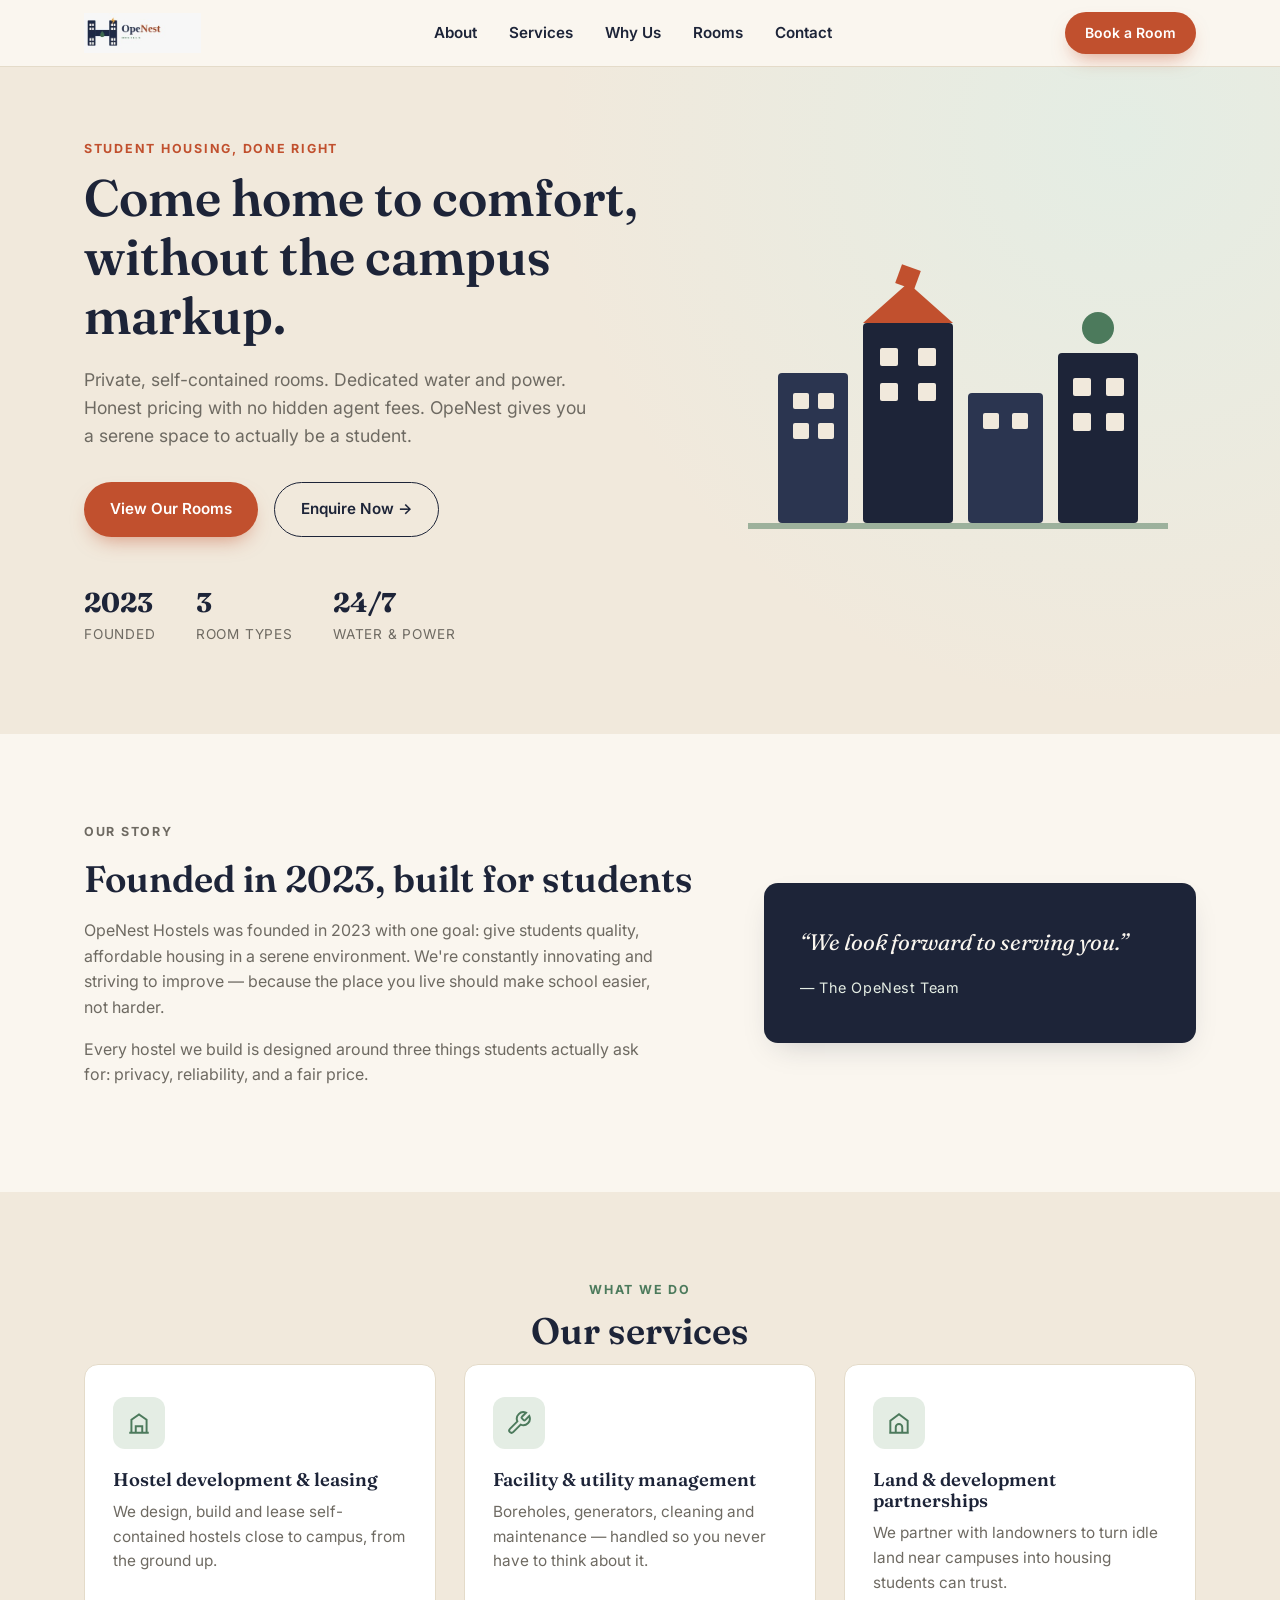
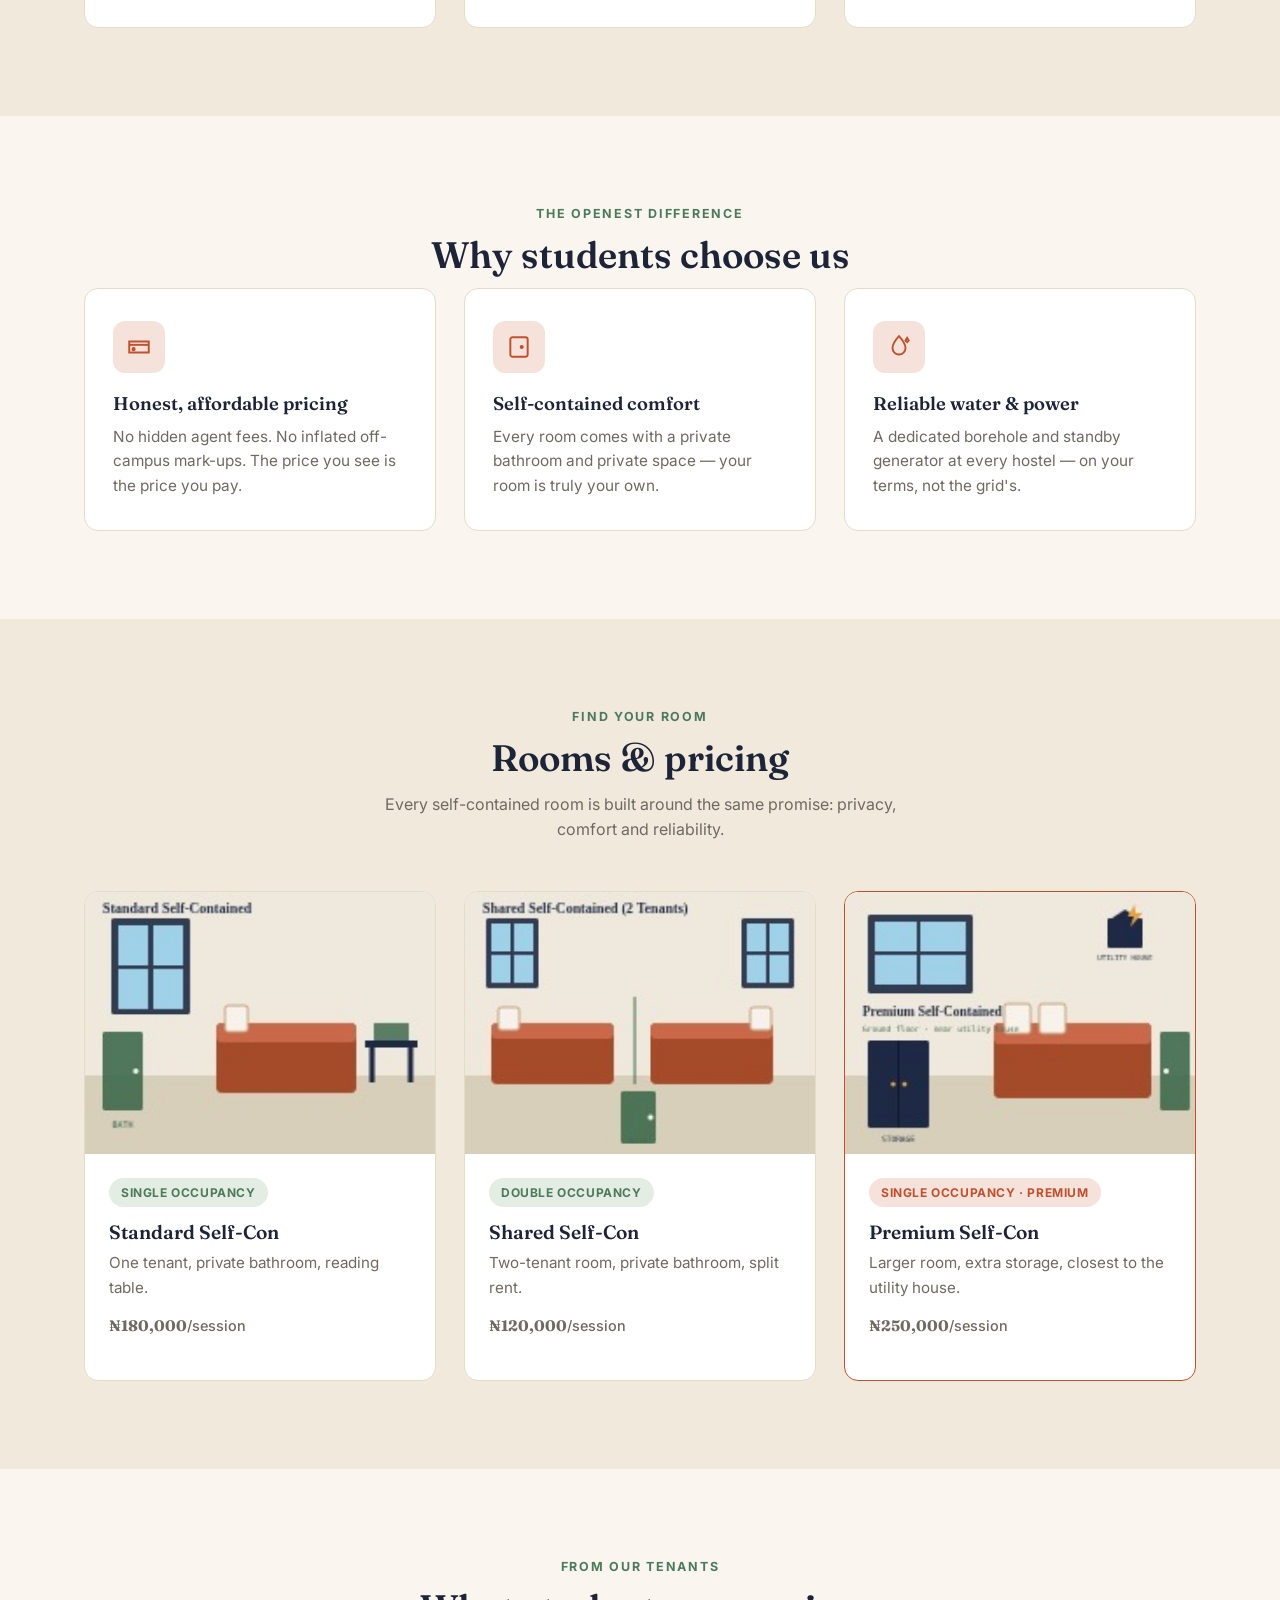
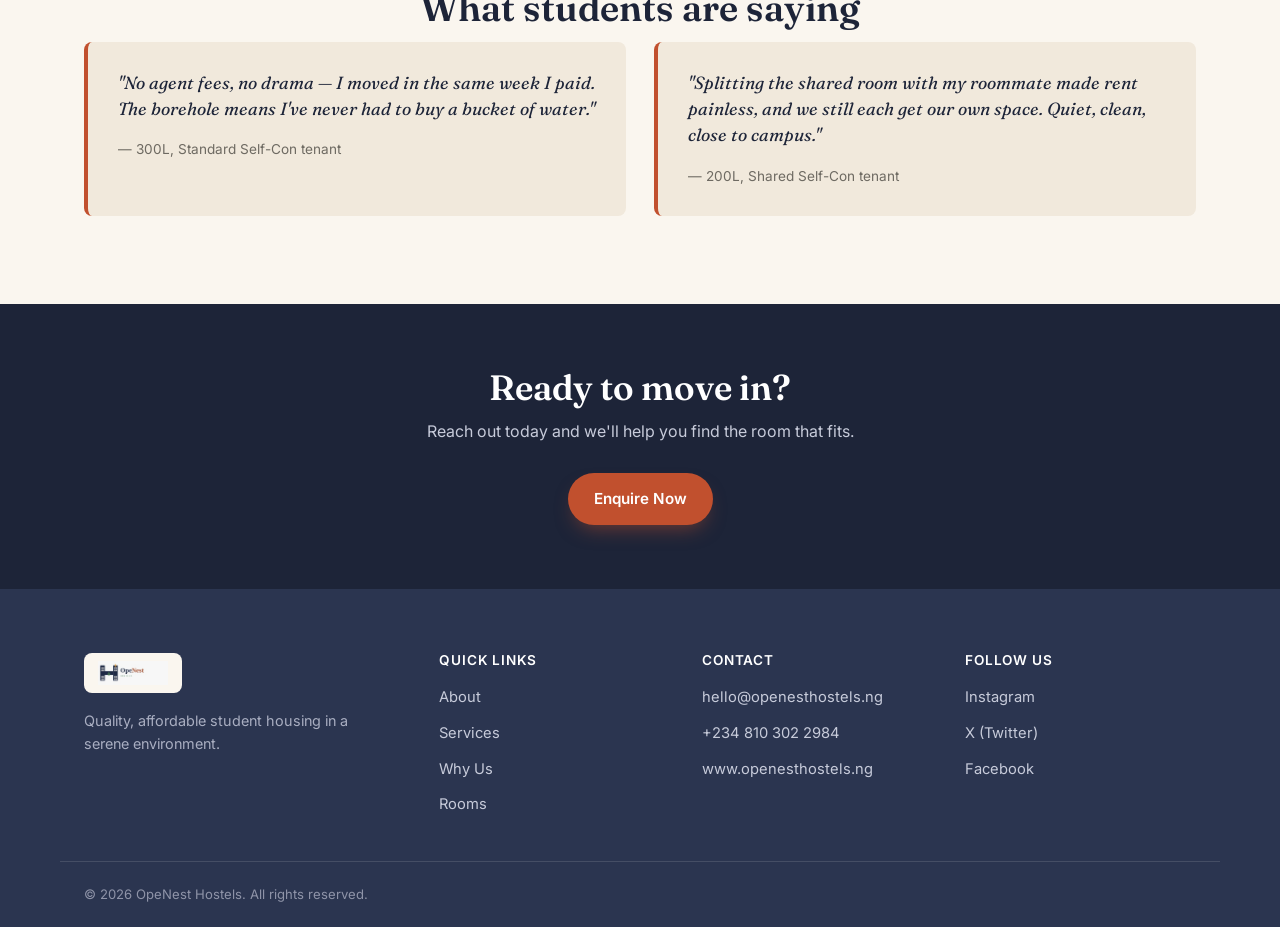
<file: WebDev-L1-LandingPage/index.html>
<!DOCTYPE html>
<html lang="en">
<head>
<meta charset="UTF-8">
<meta name="viewport" content="width=device-width, initial-scale=1.0">
<title>OpeNest Hostels — Self-Contained Student Housing</title>
<meta name="description" content="OpeNest Hostels offers private, self-contained student housing with honest pricing, reliable water and power, and serene surroundings.">

<link rel="preconnect" href="https://fonts.googleapis.com">
<link rel="preconnect" href="https://fonts.gstatic.com" crossorigin>
<link href="https://fonts.googleapis.com/css2?family=Fraunces:ital,opsz,wght@0,9..144,400;0,9..144,600;0,9..144,700;1,9..144,500&family=Inter:wght@400;500;600;700&display=swap" rel="stylesheet">

<link rel="stylesheet" href="style.css">
</head>
<body>

<a class="skip-link" href="#main">Skip to content</a>

<!-- ============ HEADER / NAV ============ -->
<header class="site-header">
  <div class="wrap header-inner">
    <a class="brand" href="#top">
      <img src="Logo.jpg" alt="OpeNest Hostels logo" class="brand-logo">
    </a>

    <nav class="main-nav" aria-label="Primary">
      <ul>
        <li><a href="about.html">About</a></li>
        <li><a href="#services">Services</a></li>
        <li><a href="#why">Why Us</a></li>
        <li><a href="#rooms">Rooms</a></li>
        <li><a href="#contact">Contact</a></li>
      </ul>
    </nav>

    <a class="btn btn-primary btn-small" href="https://www.openesthostels.ng">Book a Room</a>
  </div>
</header>

<main id="main">

  <!-- ============ HERO ============ -->
  <section class="hero" id="top">
    <div class="wrap hero-inner">
      <div class="hero-copy">
        <p class="eyebrow eyebrow-terracotta">Student Housing, Done Right</p>
        <h1>Come home to comfort, without the campus markup.</h1>
        <p class="hero-sub">
          Private, self-contained rooms. Dedicated water and power. Honest pricing
          with no hidden agent fees. OpeNest gives you a serene space to actually
          be a student.
        </p>
        <div class="hero-actions">
          <a class="btn btn-primary" href="#rooms">View Our Rooms</a>
          <a class="btn btn-ghost" href="https://www.openesthostels.ng">Enquire Now →</a>
        </div>

        <dl class="hero-stats">
          <div>
            <dt>2023</dt>
            <dd>Founded</dd>
          </div>
          <div>
            <dt>3</dt>
            <dd>Room types</dd>
          </div>
          <div>
            <dt>24/7</dt>
            <dd>Water &amp; power</dd>
          </div>
        </dl>
      </div>

      <div class="hero-art" aria-hidden="true">
        <svg viewBox="0 0 420 320" class="skyline">
          <rect x="30" y="140" width="70" height="150" rx="4" fill="var(--navy)"></rect>
          <rect x="115" y="90" width="90" height="200" rx="4" fill="var(--navy-dark)"></rect>
          <polygon points="115,90 160,50 205,90" fill="var(--terracotta)"></polygon>
          <rect x="150" y="34" width="20" height="20" fill="var(--terracotta)" transform="rotate(20 160 44)"></rect>
          <rect x="220" y="160" width="75" height="130" rx="4" fill="var(--navy)"></rect>
          <rect x="310" y="120" width="80" height="170" rx="4" fill="var(--navy-dark)"></rect>
          <circle cx="350" cy="95" r="16" fill="var(--sage)"></circle>
          <g fill="var(--cream)">
            <rect x="45" y="160" width="16" height="16" rx="2"></rect>
            <rect x="70" y="160" width="16" height="16" rx="2"></rect>
            <rect x="45" y="190" width="16" height="16" rx="2"></rect>
            <rect x="70" y="190" width="16" height="16" rx="2"></rect>

            <rect x="132" y="115" width="18" height="18" rx="2"></rect>
            <rect x="170" y="115" width="18" height="18" rx="2"></rect>
            <rect x="132" y="150" width="18" height="18" rx="2"></rect>
            <rect x="170" y="150" width="18" height="18" rx="2"></rect>

            <rect x="235" y="180" width="16" height="16" rx="2"></rect>
            <rect x="264" y="180" width="16" height="16" rx="2"></rect>

            <rect x="325" y="145" width="18" height="18" rx="2"></rect>
            <rect x="358" y="145" width="18" height="18" rx="2"></rect>
            <rect x="325" y="180" width="18" height="18" rx="2"></rect>
            <rect x="358" y="180" width="18" height="18" rx="2"></rect>
          </g>
          <rect x="0" y="290" width="420" height="6" fill="var(--sage)" opacity="0.5"></rect>
        </svg>
      </div>
    </div>
  </section>

  <!-- ============ ABOUT ============ -->
  <section class="section" id="about">
    <div class="wrap about-inner">
      <div class="about-copy">
        <p class="eyebrow">Our Story</p>
        <h2>Founded in 2023, built for students</h2>
        <p>
          OpeNest Hostels was founded in 2023 with one goal: give students
          quality, affordable housing in a serene environment. We're
          constantly innovating and striving to improve — because the place
          you live should make school easier, not harder.
        </p>
        <p>
          Every hostel we build is designed around three things students
          actually ask for: privacy, reliability, and a fair price.
        </p>
      </div>
      <div class="about-card">
        <p class="about-card-quote">
          &ldquo;We look forward to serving you.&rdquo;
        </p>
        <p class="about-card-sign">— The OpeNest Team</p>
      </div>
    </div>
  </section>

  <!-- ============ SERVICES ============ -->
  <section class="section section-alt" id="services">
    <div class="wrap">
      <p class="eyebrow eyebrow-center">What We Do</p>
      <h2 class="section-title">Our services</h2>

      <div class="grid grid-3">
        <div class="card feature-card">
          <div class="icon-badge">
            <svg viewBox="0 0 24 24" fill="none" stroke="currentColor" stroke-width="1.8"><path d="M3 21h18M5 21V9l7-5 7 5v12M9 21v-6h6v6"/></svg>
          </div>
          <h3>Hostel development &amp; leasing</h3>
          <p>We design, build and lease self-contained hostels close to campus, from the ground up.</p>
        </div>

        <div class="card feature-card">
          <div class="icon-badge">
            <svg viewBox="0 0 24 24" fill="none" stroke="currentColor" stroke-width="1.8"><path d="M14.7 6.3a1 1 0 000 1.4l1.6 1.6a1 1 0 001.4 0l3.77-3.77a6 6 0 01-7.94 7.94l-6.91 6.91a2.12 2.12 0 01-3-3l6.91-6.91a6 6 0 017.94-7.94l-3.76 3.76z"/></svg>
          </div>
          <h3>Facility &amp; utility management</h3>
          <p>Boreholes, generators, cleaning and maintenance — handled so you never have to think about it.</p>
        </div>

        <div class="card feature-card">
          <div class="icon-badge">
            <svg viewBox="0 0 24 24" fill="none" stroke="currentColor" stroke-width="1.8"><path d="M3 21h18M4 21V10l8-6 8 6v11M9 21v-5a3 3 0 016 0v5"/></svg>
          </div>
          <h3>Land &amp; development partnerships</h3>
          <p>We partner with landowners to turn idle land near campuses into housing students can trust.</p>
        </div>
      </div>
    </div>
  </section>

  <!-- ============ WHY CHOOSE US ============ -->
  <section class="section" id="why">
    <div class="wrap">
      <p class="eyebrow eyebrow-center">The OpeNest Difference</p>
      <h2 class="section-title">Why students choose us</h2>

      <div class="grid grid-3">
        <div class="card why-card">
          <div class="icon-badge icon-badge-terracotta">
            <svg viewBox="0 0 24 24" fill="none" stroke="currentColor" stroke-width="1.8"><path d="M3 7h18v10H3z"/><path d="M3 10h18"/><circle cx="7" cy="14" r="1"/></svg>
          </div>
          <h3>Honest, affordable pricing</h3>
          <p>No hidden agent fees. No inflated off-campus mark-ups. The price you see is the price you pay.</p>
        </div>

        <div class="card why-card">
          <div class="icon-badge icon-badge-terracotta">
            <svg viewBox="0 0 24 24" fill="none" stroke="currentColor" stroke-width="1.8"><rect x="4" y="3" width="16" height="18" rx="2"/><circle cx="14.5" cy="12" r="1"/></svg>
          </div>
          <h3>Self-contained comfort</h3>
          <p>Every room comes with a private bathroom and private space — your room is truly your own.</p>
        </div>

        <div class="card why-card">
          <div class="icon-badge icon-badge-terracotta">
            <svg viewBox="0 0 24 24" fill="none" stroke="currentColor" stroke-width="1.8"><path d="M12 2s6 6.5 6 11a6 6 0 01-12 0c0-4.5 6-11 6-11z"/><path d="M18 6l1.5-2.5L21 6l-1.5 1.5z"/></svg>
          </div>
          <h3>Reliable water &amp; power</h3>
          <p>A dedicated borehole and standby generator at every hostel — on your terms, not the grid's.</p>
        </div>
      </div>
    </div>
  </section>

  <!-- ============ ROOMS / PRICING ============ -->
  <section class="section section-alt" id="rooms">
    <div class="wrap">
      <p class="eyebrow eyebrow-center">Find Your Room</p>
      <h2 class="section-title">Rooms &amp; pricing</h2>
      <p class="section-sub">Every self-contained room is built around the same promise: privacy, comfort and reliability.</p>

      <div class="grid grid-3 room-grid">
        <article class="room-card">
          <div class="room-img"><img src="standard self-con.jpg" alt="Standard self-contained room: single bed, sofa, reading table and private bathroom"></div>
          <div class="room-body">
            <span class="room-tag">Single occupancy</span>
            <h3>Standard Self-Con</h3>
            <p>One tenant, private bathroom, reading table.</p>
            <p class="room-price">₦180,000<span>/session</span></p>
          </div>
        </article>

        <article class="room-card">
          <div class="room-img"><img src="shared self-con.jpg" alt="Shared self-contained room: two beds, shared private bathroom"></div>
          <div class="room-body">
            <span class="room-tag">Double occupancy</span>
            <h3>Shared Self-Con</h3>
            <p>Two-tenant room, private bathroom, split rent.</p>
            <p class="room-price">₦120,000<span>/session</span></p>
          </div>
        </article>

        <article class="room-card room-card-featured">
          <div class="room-img"><img src="premium self-con.jpg" alt="Premium self-contained room: larger space with extra storage, near the utility house"></div>
          <div class="room-body">
            <span class="room-tag room-tag-terracotta">Single occupancy · Premium</span>
            <h3>Premium Self-Con</h3>
            <p>Larger room, extra storage, closest to the utility house.</p>
            <p class="room-price">₦250,000<span>/session</span></p>
          </div>
        </article>
      </div>
    </div>
  </section>

  <!-- ============ TESTIMONIALS ============ -->
  <section class="section" id="testimonials">
    <div class="wrap">
      <p class="eyebrow eyebrow-center">From Our Tenants</p>
      <h2 class="section-title">What students are saying</h2>

      <div class="grid grid-2">
        <blockquote class="testimonial">
          <p>"No agent fees, no drama — I moved in the same week I paid. The borehole means I've never had to buy a bucket of water."</p>
          <cite>— 300L, Standard Self-Con tenant</cite>
        </blockquote>
        <blockquote class="testimonial">
          <p>"Splitting the shared room with my roommate made rent painless, and we still each get our own space. Quiet, clean, close to campus."</p>
          <cite>— 200L, Shared Self-Con tenant</cite>
        </blockquote>
      </div>
    </div>
  </section>

  <!-- ============ CTA BANNER ============ -->
  <section class="cta-banner">
    <div class="wrap cta-inner">
      <h2>Ready to move in?</h2>
      <p>Reach out today and we'll help you find the room that fits.</p>
      <a class="btn btn-primary" href="https://www.openesthostels.ng">Enquire Now</a>
    </div>
  </section>

</main>

<!-- ============ FOOTER ============ -->
<footer class="site-footer" id="contact">
  <div class="wrap footer-inner">
    <div class="footer-brand">
      <img src="Logo.jpg" alt="OpeNest Hostels logo" class="footer-logo">
      <p>Quality, affordable student housing in a serene environment.</p>
    </div>

    <div class="footer-col">
      <h4>Quick Links</h4>
      <ul>
        <li><a href="about.html">About</a></li>
        <li><a href="#services">Services</a></li>
        <li><a href="#why">Why Us</a></li>
        <li><a href="#rooms">Rooms</a></li>
      </ul>
    </div>

    <div class="footer-col">
      <h4>Contact</h4>
      <ul>
        <li><a href="mailto:hello@openesthostels.ng">hello@openesthostels.ng</a></li>
        <li><a href="tel:+2348103022984">+234 810 302 2984</a></li>
        <li><a href="https://www.openesthostels.ng">www.openesthostels.ng</a></li>
      </ul>
    </div>

    <div class="footer-col">
      <h4>Follow Us</h4>
      <ul class="social-list">
        <li><a href="#">Instagram</a></li>
        <li><a href="#">X (Twitter)</a></li>
        <li><a href="#">Facebook</a></li>
      </ul>
    </div>
  </div>

  <div class="wrap footer-bottom">
    <p>© 2026 OpeNest Hostels. All rights reserved.</p>
  </div>
</footer>

</body>
</html>
</file>
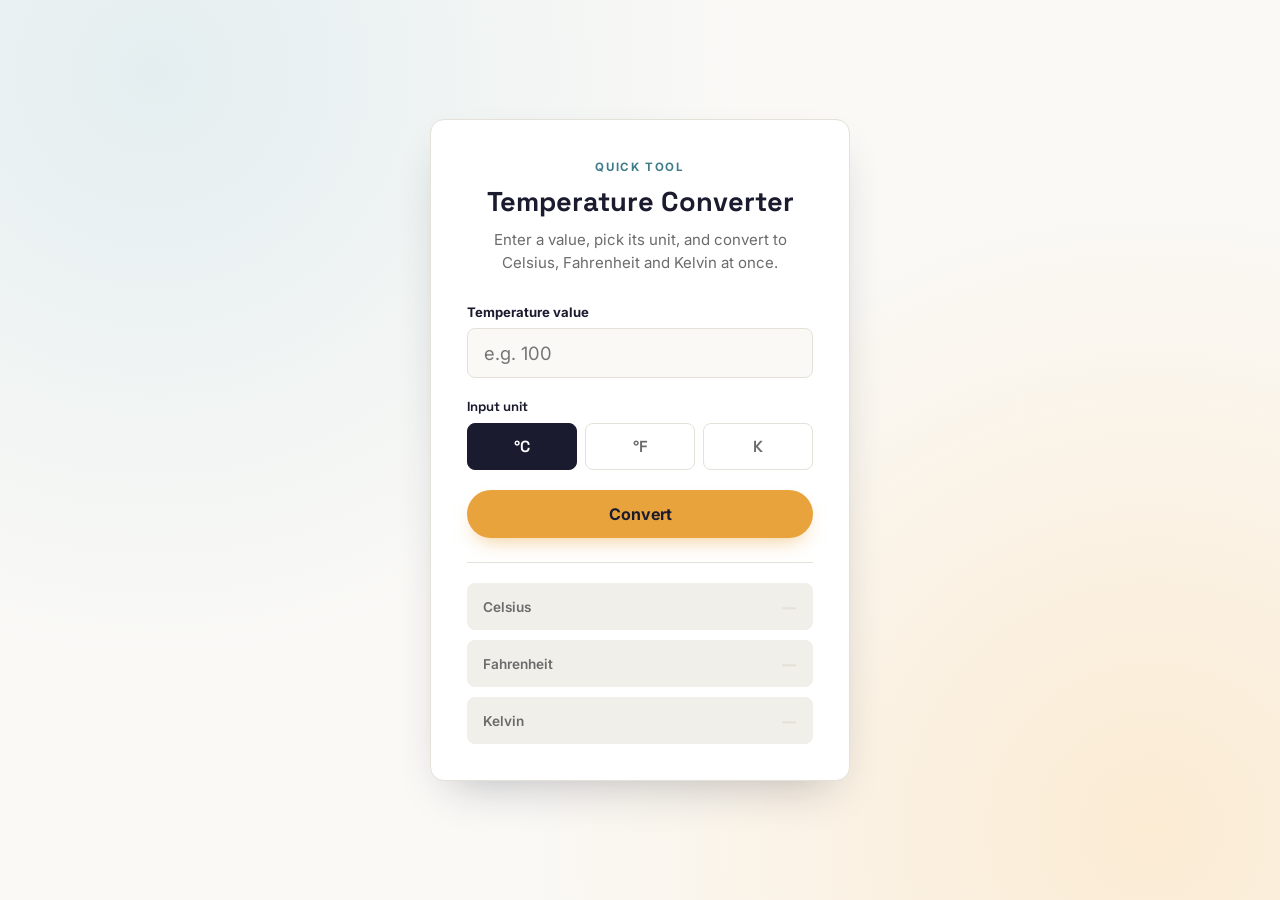
<file: WebDev-L1-TemperatureConverterWebsite/index.html>
<!DOCTYPE html>
<html lang="en">
<head>
<meta charset="UTF-8">
<meta name="viewport" content="width=device-width, initial-scale=1.0">
<title>Temperature Converter</title>

<link rel="preconnect" href="https://fonts.googleapis.com">
<link rel="preconnect" href="https://fonts.gstatic.com" crossorigin>
<link href="https://fonts.googleapis.com/css2?family=Space+Grotesk:wght@500;600;700&family=Inter:wght@400;500;600;700&display=swap" rel="stylesheet">

<link rel="stylesheet" href="style.css">
</head>
<body>

<main class="page">
  <div class="card">
    <p class="eyebrow">Quick Tool</p>
    <h1>Temperature Converter</h1>
    <p class="subtitle">Enter a value, pick its unit, and convert to Celsius, Fahrenheit and Kelvin at once.</p>

    <form id="converter-form" novalidate>
      <div class="field">
        <label for="temp-input">Temperature value</label>
        <input
          type="text"
          inputmode="decimal"
          id="temp-input"
          name="temperature"
          placeholder="e.g. 100"
          autocomplete="off">
      </div>

      <fieldset class="field unit-field">
        <legend>Input unit</legend>
        <div class="unit-toggle">
          <input type="radio" id="unit-c" name="unit" value="C" checked>
          <label for="unit-c">°C</label>

          <input type="radio" id="unit-f" name="unit" value="F">
          <label for="unit-f">°F</label>

          <input type="radio" id="unit-k" name="unit" value="K">
          <label for="unit-k">K</label>
        </div>
      </fieldset>

      <button type="submit" class="btn btn-primary">Convert</button>
    </form>

    <p id="error-message" class="error-message" role="alert" hidden></p>

    <div id="results" class="results">
      <div class="result-row">
        <span class="result-label">Celsius</span>
        <span class="result-value" id="result-c">—</span>
      </div>
      <div class="result-row">
        <span class="result-label">Fahrenheit</span>
        <span class="result-value" id="result-f">—</span>
      </div>
      <div class="result-row">
        <span class="result-label">Kelvin</span>
        <span class="result-value" id="result-k">—</span>
      </div>
    </div>
  </div>
</main>

<script src="script.js"></script>
</body>
</html>
</file>
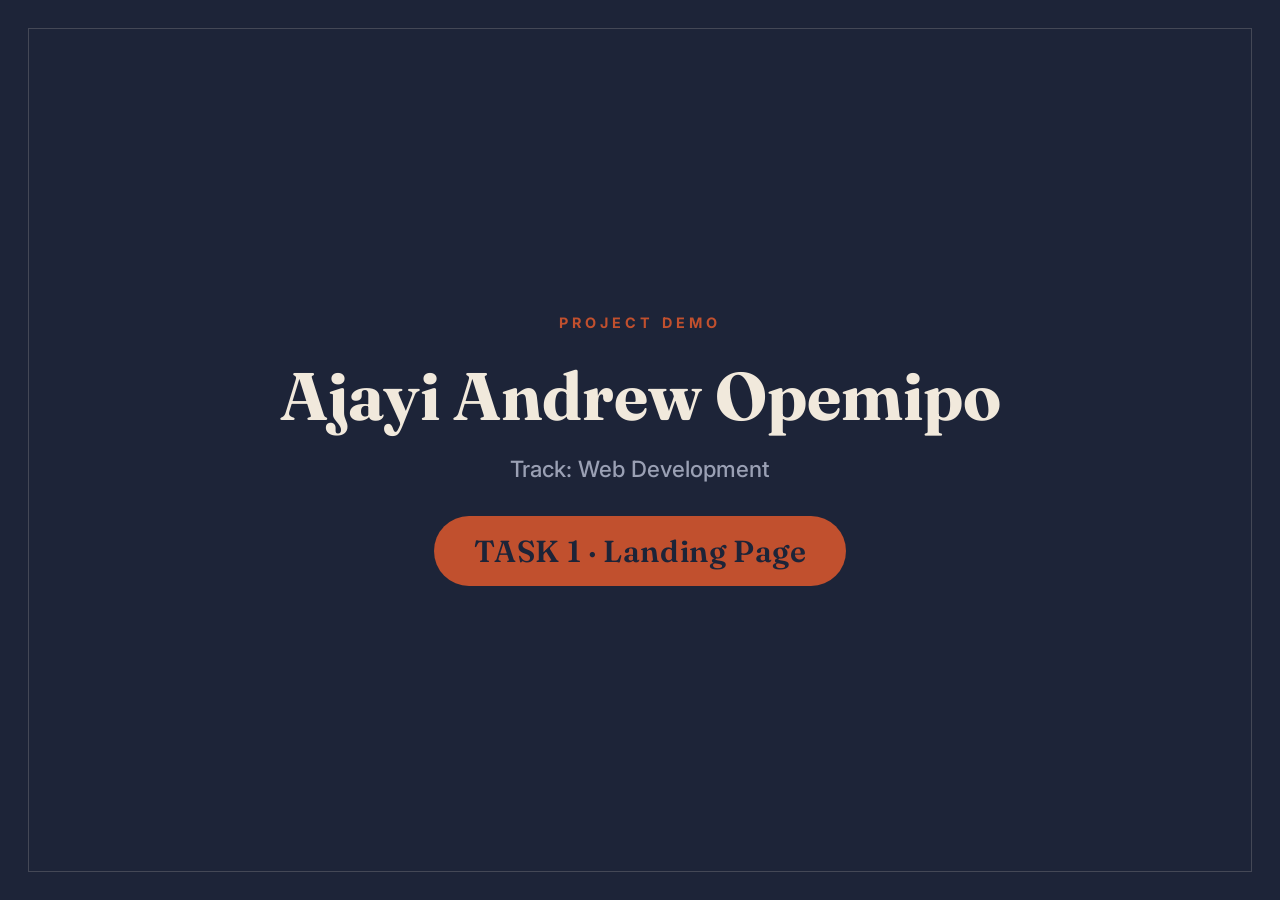
<file: TrackCard/task1.html>
<!DOCTYPE html>
<html lang="en">
<head>
<meta charset="UTF-8">
<meta name="viewport" content="width=device-width, initial-scale=1.0">
<title>Title Card — Task 1</title>
<link rel="preconnect" href="https://fonts.googleapis.com">
<link rel="preconnect" href="https://fonts.gstatic.com" crossorigin>
<link href="https://fonts.googleapis.com/css2?family=Fraunces:ital,opsz,wght@0,9..144,600;0,9..144,700&family=Inter:wght@500;600;700&display=swap" rel="stylesheet">
<style>
  :root {
    --navy-dark: #1D2438;
    --terracotta: #C1502E;
    --cream: #F1E9DC;
    --gray: #9AA0B4;
  }
  * { margin: 0; padding: 0; box-sizing: border-box; }
  html, body {
    height: 100%;
    background: var(--navy-dark);
    font-family: "Inter", sans-serif;
    overflow: hidden;
  }
  .card {
    height: 100vh;
    width: 100vw;
    display: flex;
    flex-direction: column;
    align-items: center;
    justify-content: center;
    text-align: center;
    padding: 40px;
    position: relative;
  }
  .eyebrow {
    font-weight: 700;
    font-size: 0.9rem;
    letter-spacing: 0.28em;
    text-transform: uppercase;
    color: var(--terracotta);
    margin-bottom: 28px;
  }
  .name {
    font-family: "Fraunces", serif;
    font-weight: 700;
    font-size: clamp(2.4rem, 6vw, 4.2rem);
    color: var(--cream);
    margin-bottom: 22px;
    line-height: 1.1;
  }
  .meta {
    font-size: clamp(1.1rem, 2.4vw, 1.4rem);
    color: var(--gray);
    font-weight: 500;
    margin-bottom: 34px;
  }
  .task-badge {
    display: inline-block;
    font-family: "Fraunces", serif;
    font-weight: 600;
    font-size: clamp(1.3rem, 3vw, 1.9rem);
    color: var(--navy-dark);
    background: var(--terracotta);
    padding: 16px 40px;
    border-radius: 999px;
    letter-spacing: 0.02em;
  }
  .frame {
    position: absolute;
    inset: 28px;
    border: 1px solid rgba(241, 233, 220, 0.18);
    pointer-events: none;
  }
</style>
</head>
<body>
<div class="card">
  <div class="frame"></div>
  <p class="eyebrow">Project Demo</p>
  <h1 class="name">Ajayi Andrew Opemipo</h1>
  <p class="meta">Track: Web Development</p>
  <div class="task-badge">TASK 1 · Landing Page</div>
</div>
</body>
</html>
</file>
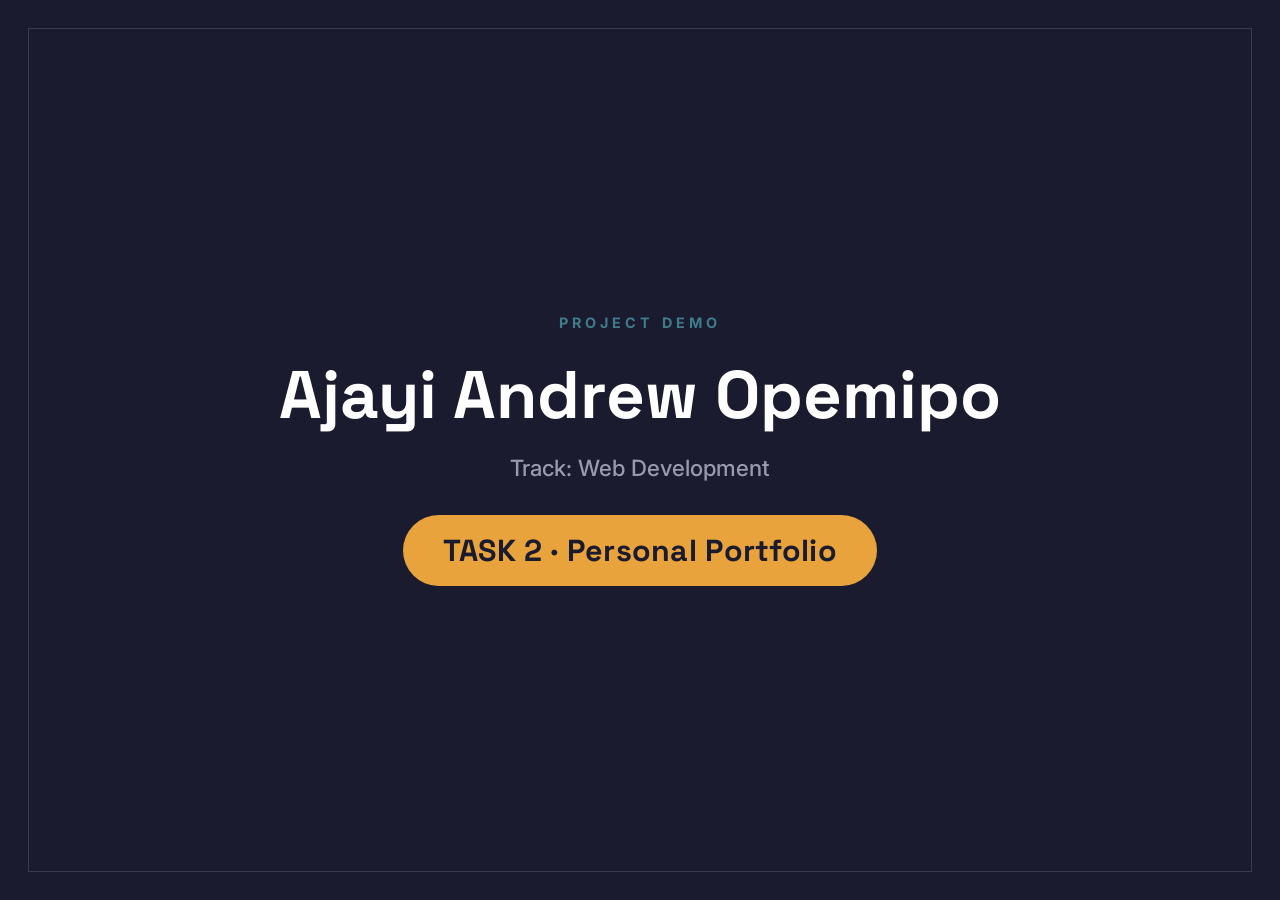
<file: TrackCard/task2.html>
<!DOCTYPE html>
<html lang="en">
<head>
<meta charset="UTF-8">
<meta name="viewport" content="width=device-width, initial-scale=1.0">
<title>Title Card — Task 2</title>
<link rel="preconnect" href="https://fonts.googleapis.com">
<link rel="preconnect" href="https://fonts.gstatic.com" crossorigin>
<link href="https://fonts.googleapis.com/css2?family=Space+Grotesk:wght@600;700&family=Inter:wght@500;600;700&display=swap" rel="stylesheet">
<style>
  :root {
    --ink: #1B1B2F;
    --amber: #E8A33D;
    --teal: #3E7C8A;
    --gray: #9A9AAE;
  }
  * { margin: 0; padding: 0; box-sizing: border-box; }
  html, body {
    height: 100%;
    background: var(--ink);
    font-family: "Inter", sans-serif;
    overflow: hidden;
  }
  .card {
    height: 100vh;
    width: 100vw;
    display: flex;
    flex-direction: column;
    align-items: center;
    justify-content: center;
    text-align: center;
    padding: 40px;
    position: relative;
  }
  .eyebrow {
    font-weight: 700;
    font-size: 0.9rem;
    letter-spacing: 0.28em;
    text-transform: uppercase;
    color: var(--teal);
    margin-bottom: 28px;
  }
  .name {
    font-family: "Space Grotesk", sans-serif;
    font-weight: 700;
    font-size: clamp(2.4rem, 6vw, 4.2rem);
    color: #fff;
    margin-bottom: 22px;
    line-height: 1.1;
  }
  .meta {
    font-size: clamp(1.1rem, 2.4vw, 1.4rem);
    color: var(--gray);
    font-weight: 500;
    margin-bottom: 34px;
  }
  .task-badge {
    display: inline-block;
    font-family: "Space Grotesk", sans-serif;
    font-weight: 700;
    font-size: clamp(1.3rem, 3vw, 1.9rem);
    color: var(--ink);
    background: var(--amber);
    padding: 16px 40px;
    border-radius: 999px;
    letter-spacing: 0.01em;
  }
  .frame {
    position: absolute;
    inset: 28px;
    border: 1px solid rgba(255, 255, 255, 0.14);
    pointer-events: none;
  }
</style>
</head>
<body>
<div class="card">
  <div class="frame"></div>
  <p class="eyebrow">Project Demo</p>
  <h1 class="name">Ajayi Andrew Opemipo</h1>
  <p class="meta">Track: Web Development</p>
  <div class="task-badge">TASK 2 · Personal Portfolio</div>
</div>
</body>
</html>
</file>
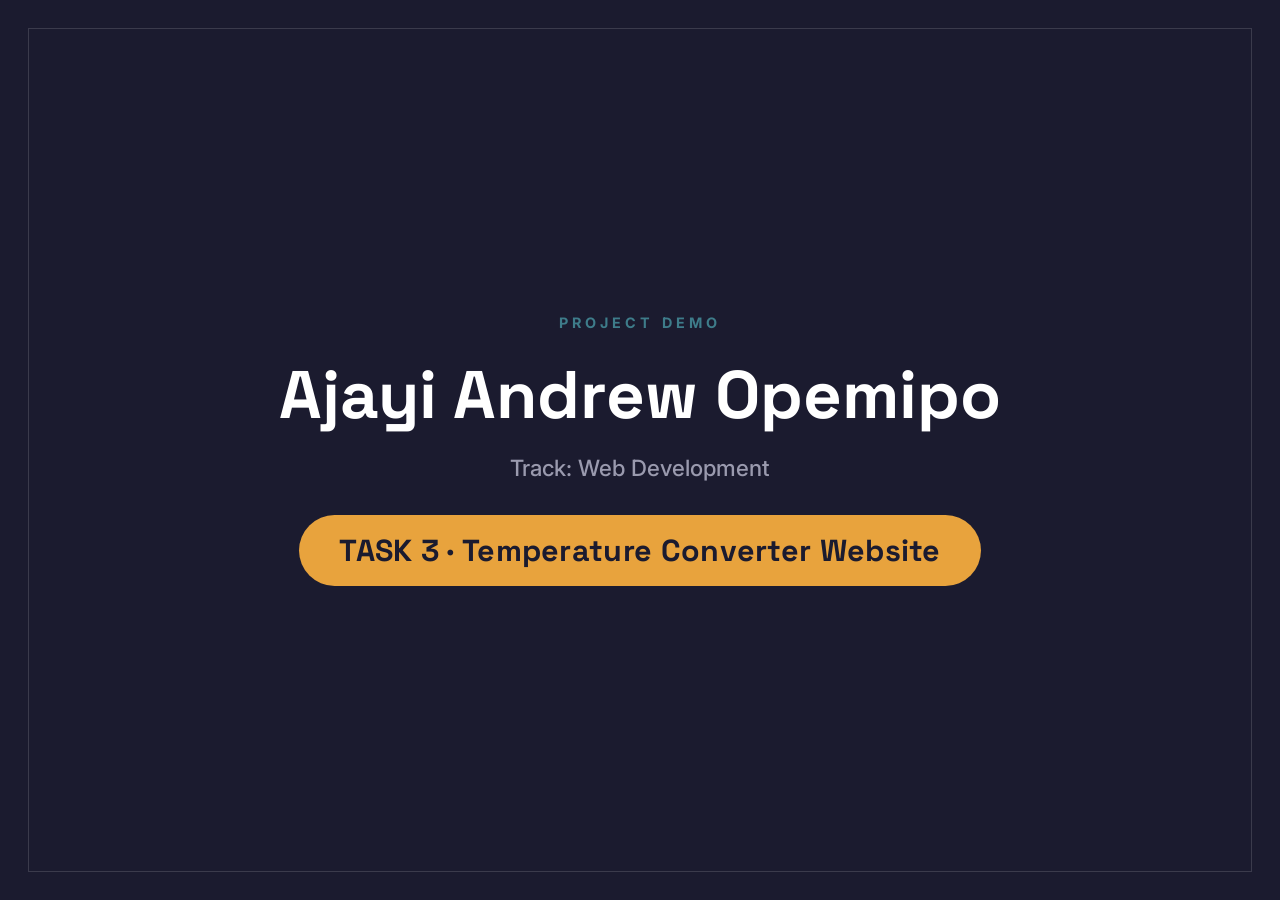
<file: TrackCard/task3.html>
<!DOCTYPE html>
<html lang="en">
<head>
<meta charset="UTF-8">
<meta name="viewport" content="width=device-width, initial-scale=1.0">
<title>Title Card — Task 3</title>
<link rel="preconnect" href="https://fonts.googleapis.com">
<link rel="preconnect" href="https://fonts.gstatic.com" crossorigin>
<link href="https://fonts.googleapis.com/css2?family=Space+Grotesk:wght@600;700&family=Inter:wght@500;600;700&display=swap" rel="stylesheet">
<style>
  :root {
    --ink: #1B1B2F;
    --amber: #E8A33D;
    --teal: #3E7C8A;
    --gray: #9A9AAE;
  }
  * { margin: 0; padding: 0; box-sizing: border-box; }
  html, body {
    height: 100%;
    background: var(--ink);
    font-family: "Inter", sans-serif;
    overflow: hidden;
  }
  .card {
    height: 100vh;
    width: 100vw;
    display: flex;
    flex-direction: column;
    align-items: center;
    justify-content: center;
    text-align: center;
    padding: 40px;
    position: relative;
  }
  .eyebrow {
    font-weight: 700;
    font-size: 0.9rem;
    letter-spacing: 0.28em;
    text-transform: uppercase;
    color: var(--teal);
    margin-bottom: 28px;
  }
  .name {
    font-family: "Space Grotesk", sans-serif;
    font-weight: 700;
    font-size: clamp(2.4rem, 6vw, 4.2rem);
    color: #fff;
    margin-bottom: 22px;
    line-height: 1.1;
  }
  .meta {
    font-size: clamp(1.1rem, 2.4vw, 1.4rem);
    color: var(--gray);
    font-weight: 500;
    margin-bottom: 34px;
  }
  .task-badge {
    display: inline-block;
    font-family: "Space Grotesk", sans-serif;
    font-weight: 700;
    font-size: clamp(1.3rem, 3vw, 1.9rem);
    color: var(--ink);
    background: var(--amber);
    padding: 16px 40px;
    border-radius: 999px;
    letter-spacing: 0.01em;
  }
  .frame {
    position: absolute;
    inset: 28px;
    border: 1px solid rgba(255, 255, 255, 0.14);
    pointer-events: none;
  }
</style>
</head>
<body>
<div class="card">
  <div class="frame"></div>
  <p class="eyebrow">Project Demo</p>
  <h1 class="name">Ajayi Andrew Opemipo</h1>
  <p class="meta">Track: Web Development</p>
  <div class="task-badge">TASK 3 · Temperature Converter Website</div>
</div>
</body>
</html>
</file>
<file: WebDev-L1-LandingPage/style.css>
/* ============================================================
   OpeNest Hostels — Stylesheet
   Palette pulled from brand logo + room illustrations
   ============================================================ */

:root {
  /* Colour palette */
  --navy: #2B3550;
  --navy-dark: #1D2438;
  --terracotta: #C1502E;
  --terracotta-dark: #A0421F;
  --sage: #4C7A5C;
  --sage-light: #E4EDE4;
  --cream: #F1E9DC;
  --cream-light: #FAF6EF;
  --charcoal: #2A2825;
  --gray: #6E6A62;
  --border: #E4DBC9;

  /* Typography */
  --font-display: "Fraunces", Georgia, serif;
  --font-body: "Inter", -apple-system, BlinkMacSystemFont, "Segoe UI", sans-serif;

  /* Layout */
  --max-width: 1160px;
  --radius: 14px;
  --radius-sm: 8px;
  --shadow: 0 12px 30px -14px rgba(29, 36, 56, 0.25);
}

/* ---------- Reset ---------- */
*, *::before, *::after {
  box-sizing: border-box;
  margin: 0;
  padding: 0;
}

html {
  scroll-behavior: smooth;
}

body {
  font-family: var(--font-body);
  color: var(--charcoal);
  background: var(--cream-light);
  line-height: 1.6;
  font-size: 16px;
  -webkit-font-smoothing: antialiased;
}

img {
  max-width: 100%;
  display: block;
}

a {
  color: inherit;
  text-decoration: none;
}

ul {
  list-style: none;
}

h1, h2, h3, h4 {
  font-family: var(--font-display);
  color: var(--navy-dark);
  line-height: 1.15;
  font-weight: 600;
}

.skip-link {
  position: absolute;
  left: -999px;
  top: 0;
  background: var(--navy);
  color: #fff;
  padding: 10px 16px;
  z-index: 1000;
}
.skip-link:focus {
  left: 12px;
  top: 12px;
}

.wrap {
  max-width: var(--max-width);
  margin: 0 auto;
  padding: 0 24px;
}

/* ---------- Buttons ---------- */
.btn {
  display: inline-flex;
  align-items: center;
  gap: 6px;
  font-family: var(--font-body);
  font-weight: 600;
  font-size: 0.95rem;
  padding: 14px 26px;
  border-radius: 999px;
  transition: transform 0.15s ease, box-shadow 0.15s ease, background 0.15s ease;
  white-space: nowrap;
}
.btn-primary {
  background: var(--terracotta);
  color: #fff;
  box-shadow: 0 10px 20px -8px rgba(193, 80, 46, 0.55);
}
.btn-primary:hover,
.btn-primary:focus-visible {
  background: var(--terracotta-dark);
  transform: translateY(-2px);
}
.btn-ghost {
  background: transparent;
  color: var(--navy-dark);
  border: 1.5px solid var(--navy-dark);
}
.btn-ghost:hover,
.btn-ghost:focus-visible {
  background: var(--navy-dark);
  color: #fff;
}
.btn-small {
  padding: 10px 20px;
  font-size: 0.875rem;
}
.btn:focus-visible {
  outline: 3px solid var(--sage);
  outline-offset: 2px;
}

/* ---------- Header / Nav ---------- */
.site-header {
  position: sticky;
  top: 0;
  z-index: 100;
  background: rgba(250, 246, 239, 0.92);
  backdrop-filter: saturate(160%) blur(8px);
  border-bottom: 1px solid var(--border);
}

.header-inner {
  display: flex;
  align-items: center;
  justify-content: space-between;
  gap: 20px;
  padding-top: 12px;
  padding-bottom: 12px;
}

.brand-logo {
  height: 40px;
  width: auto;
}

.main-nav ul {
  display: flex;
  flex-wrap: wrap;
  gap: 28px;
}

.main-nav a {
  font-weight: 600;
  font-size: 0.95rem;
  color: var(--navy-dark);
  position: relative;
  padding: 4px 2px;
}

.main-nav a::after {
  content: "";
  position: absolute;
  left: 0;
  right: 100%;
  bottom: -2px;
  height: 2px;
  background: var(--terracotta);
  transition: right 0.2s ease;
}

.main-nav a:hover::after,
.main-nav a:focus-visible::after {
  right: 0;
}

/* ---------- Eyebrow labels ---------- */
.eyebrow {
  font-family: var(--font-body);
  font-weight: 700;
  font-size: 0.78rem;
  letter-spacing: 0.14em;
  text-transform: uppercase;
  color: var(--sage);
  margin-bottom: 10px;
}
.eyebrow-terracotta {
  color: var(--terracotta);
}
.eyebrow-center {
  text-align: center;
}

/* ---------- Hero ---------- */
.hero {
  padding: 72px 0 88px;
  background:
    radial-gradient(circle at 88% 10%, var(--sage-light) 0%, transparent 45%),
    var(--cream);
  overflow: hidden;
}

.hero-inner {
  display: grid;
  grid-template-columns: 1.1fr 0.9fr;
  gap: 56px;
  align-items: center;
}

.hero h1 {
  font-size: clamp(2.2rem, 4vw, 3.4rem);
  margin-bottom: 20px;
}

.hero-sub {
  font-size: 1.1rem;
  color: var(--gray);
  max-width: 46ch;
  margin-bottom: 32px;
}

.hero-actions {
  display: flex;
  flex-wrap: wrap;
  gap: 16px;
  margin-bottom: 44px;
}

.hero-stats {
  display: flex;
  gap: 40px;
  flex-wrap: wrap;
}

.hero-stats dt {
  font-family: var(--font-display);
  font-size: 1.7rem;
  font-weight: 700;
  color: var(--navy-dark);
}

.hero-stats dd {
  font-size: 0.85rem;
  color: var(--gray);
  text-transform: uppercase;
  letter-spacing: 0.06em;
}

.hero-art {
  display: flex;
  justify-content: center;
}

.skyline {
  width: 100%;
  max-width: 420px;
  height: auto;
}

/* ---------- Section base ---------- */
.section {
  padding: 88px 0;
}

.section-alt {
  background: var(--cream);
}

.section-title {
  font-size: clamp(1.7rem, 3vw, 2.3rem);
  text-align: center;
  margin-bottom: 12px;
}

.section-sub {
  text-align: center;
  color: var(--gray);
  max-width: 56ch;
  margin: 0 auto 48px;
}

/* ---------- About ---------- */
.about-inner {
  display: grid;
  grid-template-columns: 1.3fr 0.9fr;
  gap: 56px;
  align-items: center;
}

.about-copy h2 {
  font-size: clamp(1.7rem, 3vw, 2.3rem);
  margin-bottom: 18px;
}

.about-copy p {
  color: var(--gray);
  margin-bottom: 16px;
  max-width: 58ch;
}

.about-card {
  background: var(--navy-dark);
  color: var(--cream-light);
  border-radius: var(--radius);
  padding: 44px 36px;
  box-shadow: var(--shadow);
}

.about-card-quote {
  font-family: var(--font-display);
  font-style: italic;
  font-size: 1.4rem;
  line-height: 1.4;
  margin-bottom: 18px;
}

.about-card-sign {
  color: var(--sage-light);
  font-size: 0.9rem;
  letter-spacing: 0.04em;
}

/* ---------- Grids & Cards ---------- */
.grid {
  display: grid;
  gap: 28px;
}

.grid-3 {
  grid-template-columns: repeat(3, 1fr);
}

.grid-2 {
  grid-template-columns: repeat(2, 1fr);
}

.card {
  background: #fff;
  border: 1px solid var(--border);
  border-radius: var(--radius);
  padding: 32px 28px;
  transition: transform 0.2s ease, box-shadow 0.2s ease;
}

.card:hover {
  transform: translateY(-4px);
  box-shadow: var(--shadow);
}

.icon-badge {
  width: 52px;
  height: 52px;
  border-radius: 12px;
  background: var(--sage-light);
  color: var(--sage);
  display: flex;
  align-items: center;
  justify-content: center;
  margin-bottom: 20px;
}

.icon-badge svg {
  width: 26px;
  height: 26px;
}

.icon-badge-terracotta {
  background: #F5E3DB;
  color: var(--terracotta);
}

.card h3 {
  font-size: 1.15rem;
  margin-bottom: 10px;
}

.card p {
  color: var(--gray);
  font-size: 0.96rem;
}

/* ---------- Rooms ---------- */
.room-card {
  background: #fff;
  border: 1px solid var(--border);
  border-radius: var(--radius);
  overflow: hidden;
  display: flex;
  flex-direction: column;
  transition: transform 0.2s ease, box-shadow 0.2s ease;
}

.room-card:hover {
  transform: translateY(-4px);
  box-shadow: var(--shadow);
}

.room-card-featured {
  border-color: var(--terracotta);
}

.room-img {
  background: var(--cream);
  aspect-ratio: 4 / 3;
  overflow: hidden;
}

.room-img img {
  width: 100%;
  height: 100%;
  object-fit: cover;
}

.room-body {
  padding: 24px 24px 28px;
}

.room-tag {
  display: inline-block;
  font-size: 0.75rem;
  font-weight: 700;
  letter-spacing: 0.05em;
  text-transform: uppercase;
  color: var(--sage);
  background: var(--sage-light);
  padding: 5px 12px;
  border-radius: 999px;
  margin-bottom: 14px;
}

.room-tag-terracotta {
  color: var(--terracotta);
  background: #F5E3DB;
}

.room-card h3 {
  font-size: 1.2rem;
  margin-bottom: 8px;
}

.room-card p {
  color: var(--gray);
  font-size: 0.95rem;
  margin-bottom: 14px;
}

.room-price {
  font-family: var(--font-display);
  font-weight: 700;
  font-size: 1.5rem;
  color: var(--navy-dark);
}

.room-price span {
  font-family: var(--font-body);
  font-weight: 500;
  font-size: 0.9rem;
  color: var(--gray);
}

/* ---------- Testimonials ---------- */
.testimonial {
  background: var(--cream);
  border-left: 4px solid var(--terracotta);
  border-radius: var(--radius-sm);
  padding: 28px 30px;
}

.testimonial p {
  font-family: var(--font-display);
  font-style: italic;
  font-size: 1.1rem;
  color: var(--navy-dark);
  margin-bottom: 14px;
  line-height: 1.5;
}

.testimonial cite {
  font-style: normal;
  font-size: 0.85rem;
  color: var(--gray);
}

/* ---------- CTA banner ---------- */
.cta-banner {
  background: var(--navy-dark);
  color: #fff;
  padding: 64px 0;
}

.cta-inner {
  text-align: center;
}

.cta-inner h2 {
  color: #fff;
  font-size: clamp(1.6rem, 3vw, 2.2rem);
  margin-bottom: 10px;
}

.cta-inner p {
  color: #C7CBDA;
  margin-bottom: 28px;
}

/* ---------- Footer ---------- */
.site-footer {
  background: var(--navy);
  color: #C7CBDA;
  padding-top: 64px;
}

.footer-inner {
  display: grid;
  grid-template-columns: 1.4fr 1fr 1fr 1fr;
  gap: 32px;
  padding-bottom: 44px;
  border-bottom: 1px solid rgba(255, 255, 255, 0.12);
}

.footer-logo {
  height: 40px;
  margin-bottom: 16px;
  background: var(--cream-light);
  padding: 8px 14px;
  border-radius: var(--radius-sm);
}

.footer-brand p {
  font-size: 0.9rem;
  max-width: 32ch;
  color: #A9AEC1;
}

.footer-col h4 {
  color: #fff;
  font-family: var(--font-body);
  font-size: 0.85rem;
  letter-spacing: 0.06em;
  text-transform: uppercase;
  margin-bottom: 16px;
}

.footer-col ul {
  display: flex;
  flex-direction: column;
  gap: 10px;
}

.footer-col a {
  font-size: 0.92rem;
  color: #C7CBDA;
  transition: color 0.15s ease;
}

.footer-col a:hover,
.footer-col a:focus-visible {
  color: var(--terracotta);
}

.footer-bottom {
  display: flex;
  justify-content: space-between;
  flex-wrap: wrap;
  gap: 8px;
  padding: 22px 24px;
  font-size: 0.82rem;
  color: #8F94A8;
}

/* ============================================================
   Responsive breakpoints
   ============================================================ */

@media (max-width: 900px) {
  .hero-inner {
    grid-template-columns: 1fr;
  }
  .hero-art {
    order: -1;
  }
  .skyline {
    max-width: 300px;
  }
  .about-inner {
    grid-template-columns: 1fr;
  }
  .grid-3 {
    grid-template-columns: repeat(2, 1fr);
  }
  .footer-inner {
    grid-template-columns: 1fr 1fr;
  }
}

@media (max-width: 640px) {
  .header-inner {
    flex-wrap: wrap;
    justify-content: center;
    text-align: center;
  }
  .main-nav ul {
    justify-content: center;
    gap: 16px 22px;
  }
  .hero {
    padding: 52px 0 64px;
    text-align: center;
  }
  .hero-sub {
    margin-left: auto;
    margin-right: auto;
  }
  .hero-actions {
    justify-content: center;
  }
  .hero-stats {
    justify-content: center;
  }
  .section {
    padding: 64px 0;
  }
  .grid-3,
  .grid-2 {
    grid-template-columns: 1fr;
  }
  .footer-inner {
    grid-template-columns: 1fr;
    text-align: center;
  }
  .footer-col ul {
    align-items: center;
  }
  .footer-brand p {
    max-width: none;
    margin: 0 auto;
  }
  .footer-bottom {
    justify-content: center;
    text-align: center;
  }
}
</file>
<file: WebDev-L1-TemperatureConverterWebsite/style.css>
/* ============================================================
   Temperature Converter — Stylesheet
   Palette matches the personal portfolio brand
   ============================================================ */

:root {
  --ink: #1B1B2F;
  --ink-soft: #33344D;
  --accent: #E8A33D;
  --accent-dark: #C9852A;
  --teal: #3E7C8A;
  --teal-light: #E4EEF0;
  --bg: #FAF9F6;
  --bg-alt: #F1EFE9;
  --text: #2B2B2B;
  --gray: #6B6B6B;
  --border: #E4E1D8;
  --error: #C0392B;
  --error-bg: #FBEAE8;

  --font-display: "Space Grotesk", "Segoe UI", sans-serif;
  --font-body: "Inter", -apple-system, BlinkMacSystemFont, "Segoe UI", sans-serif;

  --radius: 14px;
  --radius-sm: 8px;
  --shadow: 0 20px 45px -20px rgba(27, 27, 47, 0.3);
}

*, *::before, *::after {
  box-sizing: border-box;
  margin: 0;
  padding: 0;
}

[hidden] {
  display: none !important;
}

body {
  font-family: var(--font-body);
  color: var(--text);
  background:
    radial-gradient(circle at 12% 8%, var(--teal-light) 0%, transparent 42%),
    radial-gradient(circle at 90% 92%, #FBEBD3 0%, transparent 45%),
    var(--bg);
  min-height: 100vh;
}

h1, legend {
  font-family: var(--font-display);
  color: var(--ink);
}

.page {
  min-height: 100vh;
  display: flex;
  align-items: center;
  justify-content: center;
  padding: 32px 20px;
}

.card {
  width: 100%;
  max-width: 420px;
  background: #fff;
  border: 1px solid var(--border);
  border-radius: var(--radius);
  box-shadow: var(--shadow);
  padding: 40px 36px 36px;
  text-align: center;
}

.eyebrow {
  font-family: var(--font-body);
  font-weight: 700;
  font-size: 0.72rem;
  letter-spacing: 0.14em;
  text-transform: uppercase;
  color: var(--teal);
  margin-bottom: 10px;
}

h1 {
  font-size: 1.7rem;
  font-weight: 700;
  margin-bottom: 10px;
}

.subtitle {
  color: var(--gray);
  font-size: 0.94rem;
  line-height: 1.5;
  margin-bottom: 30px;
}

form {
  display: flex;
  flex-direction: column;
  gap: 20px;
}

.field {
  text-align: left;
  border: none;
  padding: 0;
}

.field label,
.unit-field legend {
  display: block;
  font-weight: 700;
  font-size: 0.82rem;
  color: var(--ink);
  margin-bottom: 8px;
}

#temp-input {
  width: 100%;
  font-family: var(--font-body);
  font-size: 1.15rem;
  padding: 13px 16px;
  border: 1.5px solid var(--border);
  border-radius: var(--radius-sm);
  background: var(--bg);
  color: var(--text);
  transition: border-color 0.15s ease, box-shadow 0.15s ease;
}

#temp-input:focus {
  outline: none;
  border-color: var(--teal);
  box-shadow: 0 0 0 3px var(--teal-light);
}

#temp-input.invalid {
  border-color: var(--error);
}

.unit-toggle {
  display: grid;
  grid-template-columns: repeat(3, 1fr);
  gap: 8px;
}

.unit-toggle input[type="radio"] {
  position: absolute;
  opacity: 0;
  width: 0;
  height: 0;
}

.unit-toggle label {
  display: block;
  text-align: center;
  padding: 12px 8px;
  border: 1.5px solid var(--border);
  border-radius: var(--radius-sm);
  font-family: var(--font-display);
  font-weight: 600;
  font-size: 1rem;
  color: var(--gray);
  cursor: pointer;
  transition: all 0.15s ease;
  margin-bottom: 0;
}

.unit-toggle input[type="radio"]:checked + label {
  background: var(--ink);
  border-color: var(--ink);
  color: #fff;
}

.unit-toggle input[type="radio"]:focus-visible + label {
  outline: 2px solid var(--teal);
  outline-offset: 2px;
}

.unit-toggle label:hover {
  border-color: var(--teal);
  color: var(--ink);
}

.btn {
  display: inline-flex;
  align-items: center;
  justify-content: center;
  gap: 6px;
  font-family: var(--font-body);
  font-weight: 700;
  font-size: 1rem;
  padding: 14px 26px;
  border: none;
  border-radius: 999px;
  cursor: pointer;
  transition: transform 0.15s ease, box-shadow 0.15s ease, background 0.15s ease;
  width: 100%;
}

.btn-primary {
  background: var(--accent);
  color: var(--ink);
  box-shadow: 0 10px 20px -8px rgba(232, 163, 61, 0.55);
}

.btn-primary:hover,
.btn-primary:focus-visible {
  background: var(--accent-dark);
  transform: translateY(-2px);
}

.btn:focus-visible {
  outline: 3px solid var(--teal);
  outline-offset: 2px;
}

.error-message {
  margin-top: 20px;
  background: var(--error-bg);
  color: var(--error);
  border: 1px solid #F1C6C0;
  border-radius: var(--radius-sm);
  padding: 12px 16px;
  font-size: 0.9rem;
  font-weight: 600;
  text-align: left;
}

.results {
  margin-top: 24px;
  border-top: 1px solid var(--border);
  padding-top: 20px;
  display: flex;
  flex-direction: column;
  gap: 10px;
}

.result-row {
  display: flex;
  align-items: center;
  justify-content: space-between;
  background: var(--bg-alt);
  border-radius: var(--radius-sm);
  padding: 12px 16px;
}

.result-label {
  font-size: 0.85rem;
  font-weight: 600;
  color: var(--gray);
}

.result-value {
  font-family: var(--font-display);
  font-size: 1.15rem;
  font-weight: 700;
  color: var(--border);
  transition: color 0.15s ease;
}

.results.has-values .result-value {
  color: var(--ink);
}

.result-row.highlight {
  background: var(--teal-light);
}

.result-row.highlight .result-value {
  color: var(--teal);
}

@media (max-width: 460px) {
  .card {
    padding: 32px 24px 28px;
  }
  .unit-toggle label {
    padding: 12px 4px;
    font-size: 0.9rem;
  }
}
</file>
